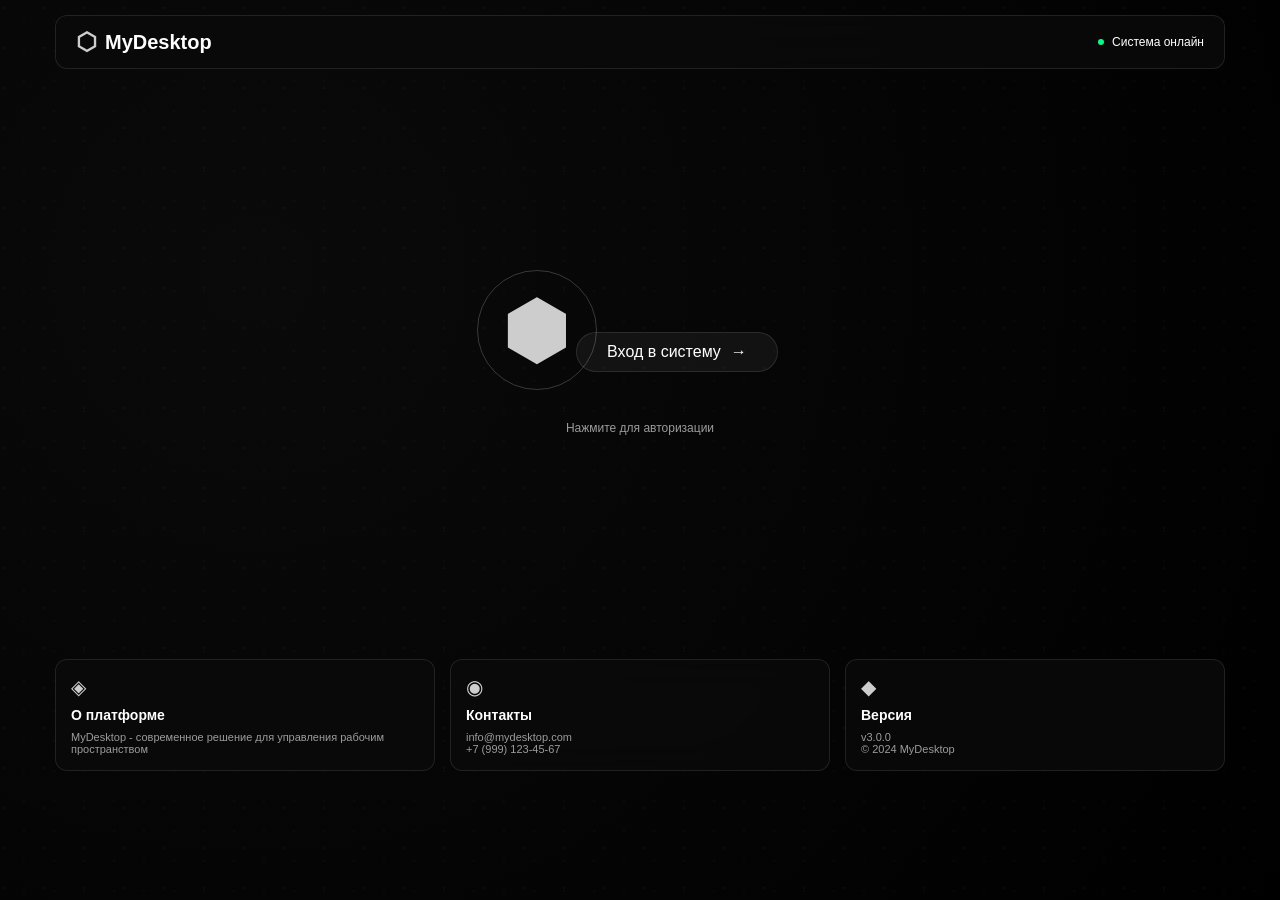
<file: public/index.html>
<!DOCTYPE html>
<html lang="ru">
<head>
    <meta charset="UTF-8">
    <meta name="viewport" content="width=device-width, initial-scale=1.0">
    <title>MyDesktop - Вход</title>
    <link rel="stylesheet" href="style.css">
</head>
<body>
    <div class="particles"></div>
    
    <div class="main-screen">
        <header class="desktop-header">
            <div class="desktop-title">
                <span class="title-icon">⬡</span>
                MyDesktop
            </div>
            <div class="desktop-status">
                <span class="status-dot"></span>
                <span class="status-text">Система онлайн</span>
            </div>
        </header>

        <main class="desktop-main">
            <div class="login-center">
                <div class="login-icon-wrapper">
                    <div class="login-icon">⬢</div>
                    <div class="login-ring"></div>
                </div>
                <button id="loginBtn" class="login-btn">
                    <span class="btn-text">Вход в систему</span>
                    <span class="btn-icon">→</span>
                </button>
                <p class="login-hint">Нажмите для авторизации</p>
            </div>
        </main>

        <footer class="desktop-footer">
            <div class="footer-grid">
                <div class="footer-card">
                    <div class="footer-card-icon">◈</div>
                    <h3>О платформе</h3>
                    <p>MyDesktop - современное решение для управления рабочим пространством</p>
                </div>
                <div class="footer-card">
                    <div class="footer-card-icon">◉</div>
                    <h3>Контакты</h3>
                    <p>info@mydesktop.com</p>
                    <p>+7 (999) 123-45-67</p>
                </div>
                <div class="footer-card">
                    <div class="footer-card-icon">◆</div>
                    <h3>Версия</h3>
                    <p>v3.0.0</p>
                    <p>© 2024 MyDesktop</p>
                </div>
            </div>
        </footer>

        <div id="loginModal" class="modal">
            <div class="modal-content">
                <button class="close-modal">✕</button>
                
                <div id="loginFormContainer">
                    <div class="modal-header">
                        <div class="modal-icon">⬡</div>
                        <h2 class="modal-title">Вход в систему</h2>
                    </div>
                    
                    <form id="loginForm" class="auth-form">
                        <div class="form-group">
                            <label for="loginEmail">Email</label>
                            <div class="input-wrapper">
                                <span class="input-icon">✉</span>
                                <input type="email" id="loginEmail" placeholder="your@email.com" required>
                            </div>
                        </div>
                        
                        <div class="form-group">
                            <label for="loginPassword">Пароль</label>
                            <div class="input-wrapper">
                                <span class="input-icon">🔒</span>
                                <input type="password" id="loginPassword" placeholder="••••••••" required>
                                <span class="toggle-password" data-target="loginPassword">👁</span>
                            </div>
                        </div>
                        
                        <div class="form-group">
                            <label class="checkbox-label">
                                <input type="checkbox" id="remember">
                                <span class="checkmark"></span>
                                Запомнить меня
                            </label>
                        </div>
                        
                        <button type="submit" class="submit-btn">
                            <span>Войти</span>
                            <span class="btn-arrow">→</span>
                        </button>
                        
                        <div class="form-links">
                            <a href="#" class="form-link" id="showRegister">Регистрация</a>
                            <span class="link-divider">|</span>
                            <a href="#" class="form-link" id="showForgot">Забыли пароль?</a>
                        </div>
                    </form>
                </div>

                <div id="registerFormContainer" style="display: none;">
                    <div class="modal-header">
                        <div class="modal-icon">⬡</div>
                        <h2 class="modal-title">Регистрация</h2>
                    </div>
                    
                    <form id="registerForm" class="auth-form">
                        <div class="form-group">
                            <label for="regName">Имя</label>
                            <div class="input-wrapper">
                                <span class="input-icon">👤</span>
                                <input type="text" id="regName" placeholder="Ваше имя" required>
                            </div>
                        </div>

                        <div class="form-group">
                            <label for="regEmail">Email</label>
                            <div class="input-wrapper">
                                <span class="input-icon">✉</span>
                                <input type="email" id="regEmail" placeholder="your@email.com" required>
                            </div>
                        </div>
                        
                        <div class="form-group">
                            <label for="regPassword">Пароль</label>
                            <div class="input-wrapper">
                                <span class="input-icon">🔒</span>
                                <input type="password" id="regPassword" placeholder="Минимум 6 символов" required>
                                <span class="toggle-password" data-target="regPassword">👁</span>
                            </div>
                        </div>

                        <div class="form-group">
                            <label for="regConfirmPassword">Подтверждение</label>
                            <div class="input-wrapper">
                                <span class="input-icon">🔒</span>
                                <input type="password" id="regConfirmPassword" placeholder="Повторите пароль" required>
                                <span class="toggle-password" data-target="regConfirmPassword">👁</span>
                            </div>
                        </div>
                        
                        <button type="submit" class="submit-btn">
                            <span>Зарегистрироваться</span>
                            <span class="btn-arrow">→</span>
                        </button>
                        
                        <div class="form-links">
                            <a href="#" class="form-link" id="showLoginFromReg">Уже есть аккаунт? Войти</a>
                        </div>
                    </form>
                </div>

                <div id="forgotFormContainer" style="display: none;">
                    <div class="modal-header">
                        <div class="modal-icon">⬡</div>
                        <h2 class="modal-title">Восстановление</h2>
                    </div>
                    
                    <form id="forgotForm" class="auth-form">
                        <div class="form-group">
                            <label for="forgotEmail">Email</label>
                            <div class="input-wrapper">
                                <span class="input-icon">✉</span>
                                <input type="email" id="forgotEmail" placeholder="your@email.com" required>
                            </div>
                        </div>
                        
                        <p class="forgot-info">Инструкция по восстановлению будет отправлена на указанный email</p>
                        
                        <button type="submit" class="submit-btn">
                            <span>Отправить</span>
                            <span class="btn-arrow">→</span>
                        </button>
                        
                        <div class="form-links">
                            <a href="#" class="form-link" id="showLoginFromForgot">Вернуться ко входу</a>
                        </div>
                    </form>
                </div>
            </div>
        </div>
    </div>

    <script src="script.js"></script>
</body>
</html>
</file>
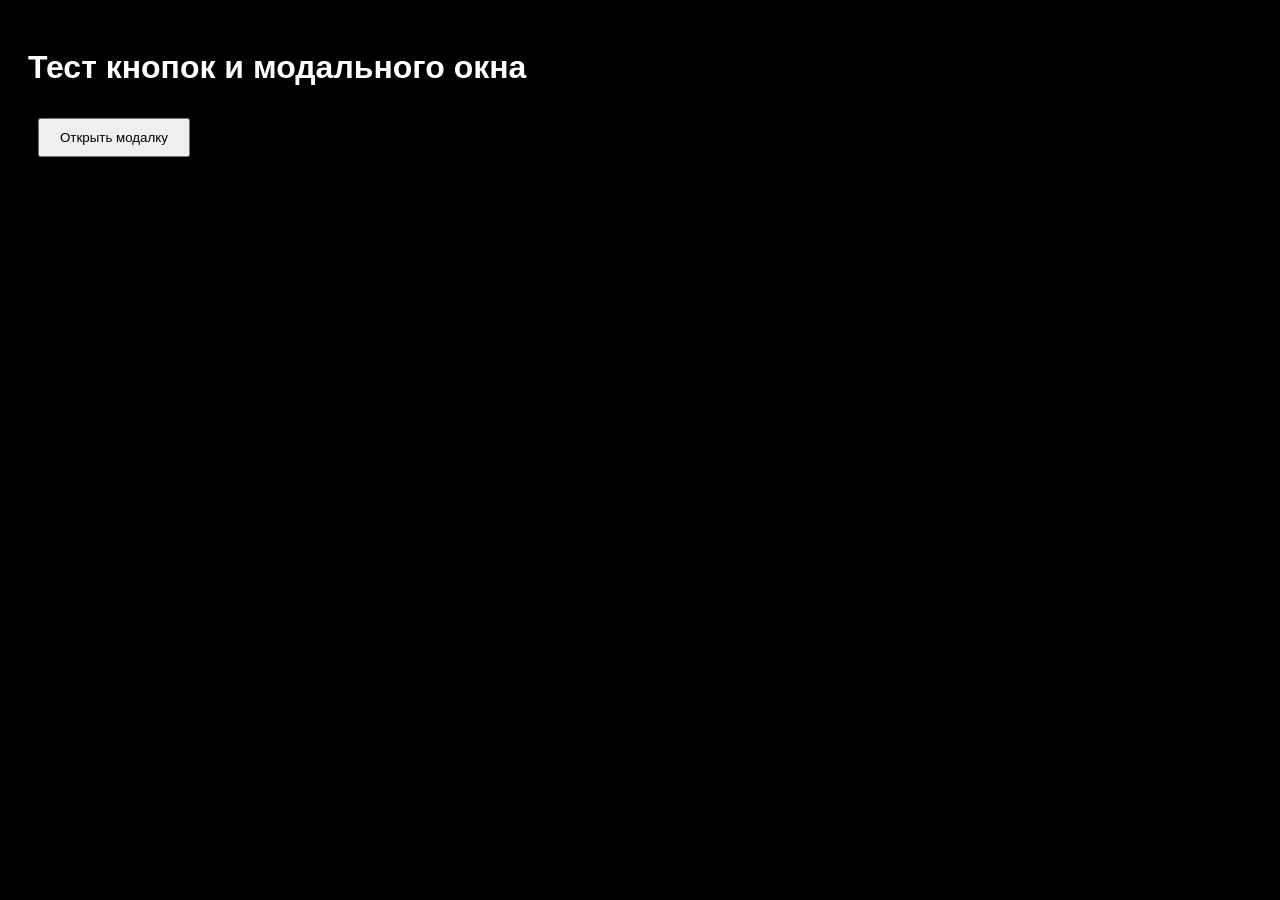
<file: test.html>
<!DOCTYPE html>
<html lang="ru">
<head>
    <meta charset="UTF-8">
    <title>Тест кнопок</title>
    <style>
        body { background: #000; color: #fff; padding: 20px; font-family: Arial; }
        button { padding: 10px 20px; margin: 10px; cursor: pointer; }
        .modal {
            display: none;
            position: fixed;
            top: 0; left: 0;
            width: 100%; height: 100%;
            background: rgba(0,0,0,0.8);
            align-items: center;
            justify-content: center;
        }
        .modal.show { display: flex; }
        .modal-content { background: #222; padding: 20px; border-radius: 10px; }
        .close-modal { float: right; cursor: pointer; }
    </style>
</head>
<body>
    <h1>Тест кнопок и модального окна</h1>
    <button id="testBtn">Открыть модалку</button>

    <div id="testModal" class="modal">
        <div class="modal-content">
            <button class="close-modal">✕</button>
            <h2>Модальное окно работает!</h2>
            <p>Если ты это видишь — значит кнопки и JS работают правильно.</p>
        </div>
    </div>

    <script>
        console.log('Скрипт загружен');
        
        const btn = document.getElementById('testBtn');
        const modal = document.getElementById('testModal');
        const closeBtn = document.querySelector('.close-modal');
        
        if (btn) {
            btn.onclick = function() {
                console.log('Кнопка нажата');
                modal.classList.add('show');
            };
        } else {
            console.log('Кнопка не найдена');
        }
        
        if (closeBtn) {
            closeBtn.onclick = function() {
                modal.classList.remove('show');
            };
        }
        
        modal.onclick = function(e) {
            if (e.target === modal) {
                modal.classList.remove('show');
            }
        };
    </script>
</body>
</html>
</file>
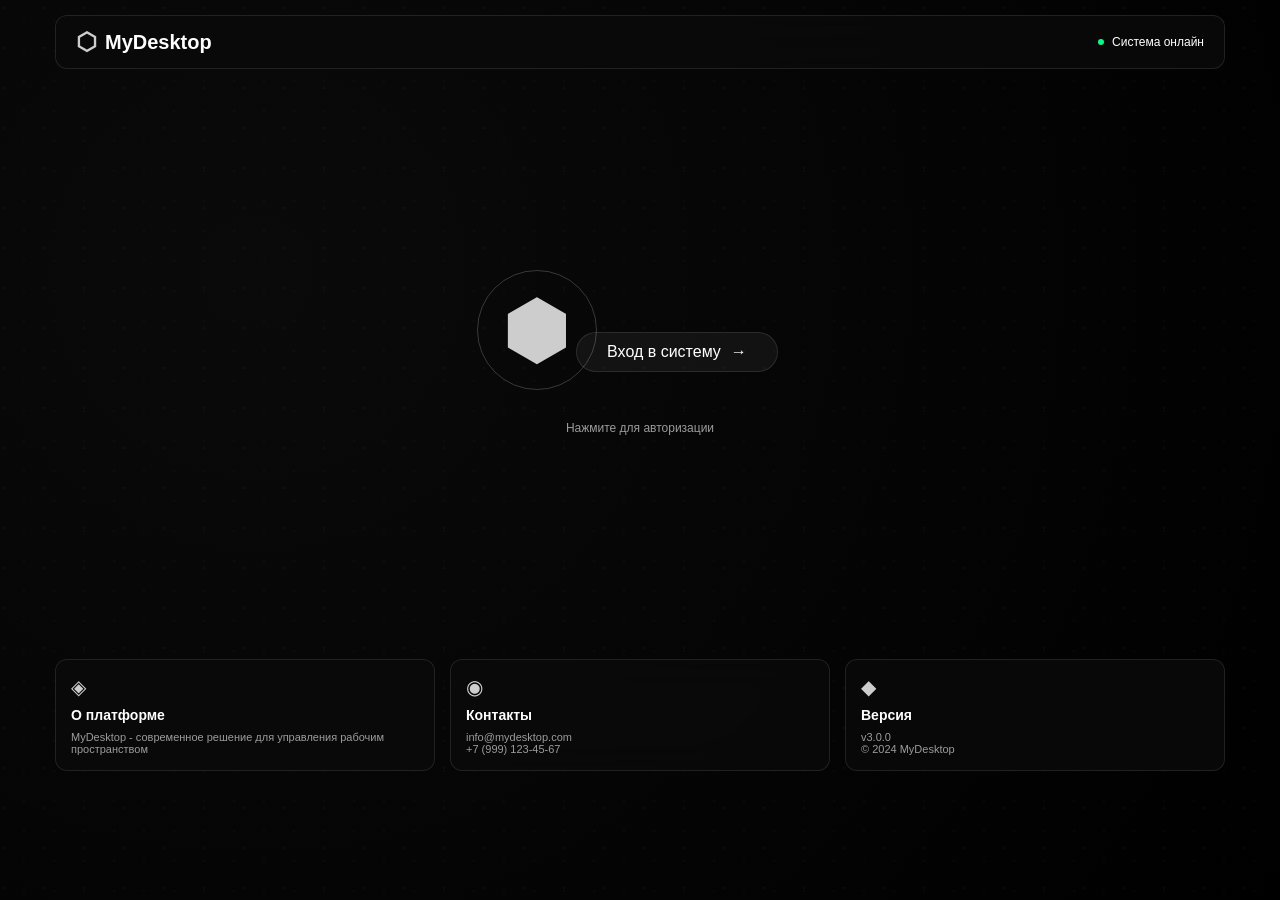
<file: public/home.html>
<!DOCTYPE html>
<html lang="ru">
<head>
    <meta charset="UTF-8">
    <meta name="viewport" content="width=device-width, initial-scale=1.0">
    <title>MyDesktop - Главная</title>
    <link rel="stylesheet" href="style.css">
</head>
<body>
    <div class="particles"></div>
    
    <div class="main-screen">
        <header class="desktop-header">
            <div class="desktop-title">
                <span class="title-icon">⬡</span>
                MyDesktop
            </div>
            <div class="user-panel">
                <div class="user-info" id="openProfileFromHeader" style="cursor:pointer">
                    <div class="user-avatar" id="headerAvatar">👤</div>
                    <div>
                        <span id="userDisplayName">Пользователь</span>
                        <div class="user-id-display">Мой ID: <strong id="userUniqueId">...</strong></div>
                    </div>
                </div>
                <button id="logoutBtn" class="logout-btn">
                    <span>Выйти</span>
                    <span class="btn-icon">↩</span>
                </button>
            </div>
        </header>

        <main class="home-main">
            <div class="welcome-section">
                <div class="stats-grid">
                    <div class="stat-card" id="btnFriends" style="cursor:pointer">
                        <div class="stat-icon">👥</div>
                        <div class="stat-value" id="friendsCount">0</div>
                        <div class="stat-label">Друзей</div>
                    </div>
                    <div class="stat-card" id="btnMessages" style="cursor:pointer">
                        <div class="stat-icon">💬</div>
                        <div class="stat-value" id="unreadCount">0</div>
                        <div class="stat-label">Сообщений</div>
                    </div>
                </div>

                <div class="quick-actions">
                    <div class="action-card" id="btnOpenMessages">
                        <div class="action-icon">💬</div>
                        <h3>Сообщения</h3>
                        <p>Чат с друзьями</p>
                    </div>
                    
                    <div class="action-card" id="btnOpenAddFriend">
                        <div class="action-icon">➕</div>
                        <h3>Добавить друга</h3>
                        <p>Поиск по ID</p>
                    </div>
                    
                    <div class="action-card" id="btnOpenFriendsList">
                        <div class="action-icon">👥</div>
                        <h3>Мои друзья</h3>
                        <p>Список контактов</p>
                    </div>
                    
                    <div class="action-card" id="btnOpenProfile">
                        <div class="action-icon">👤</div>
                        <h3>Мой профиль</h3>
                        <p>Настройки аккаунта</p>
                    </div>
                </div>
            </div>
        </main>
    </div>

    <!-- Модальное окно: Добавить друга -->
    <div id="addFriendModal" class="modal">
        <div class="modal-content">
            <button class="close-modal" id="closeAddFriend">✕</button>
            <div class="modal-header">
                <div class="modal-icon">➕</div>
                <h2 class="modal-title">Добавить друга</h2>
            </div>
            <div class="form-group">
                <label>ID друга</label>
                <div class="input-wrapper">
                    <span class="input-icon">🔍</span>
                    <input type="text" id="friendIdInput" placeholder="Введите ID пользователя">
                </div>
            </div>
            <button id="searchFriendBtn" class="submit-btn">
                <span>Найти</span>
            </button>
            <div id="searchResult" style="margin-top: 1rem;"></div>
            <p style="text-align:center; color: rgba(255,255,255,0.5); margin-top: 1rem;">
                Ваш ID: <strong id="myIdInAddFriend">...</strong>
            </p>
        </div>
    </div>

    <!-- Модальное окно: Мессенджер -->
    <div id="messagesModal" class="modal">
        <div class="messages-container">
            <div class="messages-sidebar">
                <div class="messages-header">
                    <h2>Сообщения</h2>
                    <button class="close-messages" id="closeMessages">✕</button>
                </div>
                <div class="search-box">
                    <input type="text" id="userSearch" placeholder="Поиск...">
                </div>
                <div class="users-list" id="friendsList"></div>
            </div>
            <div class="messages-chat">
                <div class="chat-header">
                    <div class="chat-user-info">
                        <div class="chat-avatar">💬</div>
                        <div>
                            <h3 id="chatUserName">Выберите чат</h3>
                            <span class="chat-status" id="chatStatus"></span>
                        </div>
                    </div>
                    <div class="chat-actions">
                        <button id="deleteChatBtn" class="delete-chat-btn" style="display:none" title="Удалить чат">🗑️</button>
                    </div>
                </div>
                <div class="chat-messages" id="chatMessages">
                    <div class="no-chat-selected">
                        <div class="no-chat-icon">💬</div>
                        <p>Выберите друга для начала общения</p>
                    </div>
                </div>
                <div class="chat-input-area">
                    <div class="input-actions">
                        <button id="attachImageBtn" class="attach-btn" title="Прикрепить фото">📎</button>
                        <input type="file" id="imageInput" accept="image/*" style="display:none">
                    </div>
                    <input type="text" id="messageInput" placeholder="Сообщение..." disabled>
                    <button id="sendMessageBtn" disabled>Отправить</button>
                </div>
            </div>
        </div>
    </div>

    <!-- Модальное окно: Список друзей -->
    <div id="friendsListModal" class="modal">
        <div class="modal-content">
            <button class="close-modal" id="closeFriendsList">✕</button>
            <div class="modal-header">
                <div class="modal-icon">👥</div>
                <h2 class="modal-title">Мои друзья</h2>
            </div>
            <div id="allFriendsList"></div>
        </div>
    </div>

    <!-- Модальное окно: Профиль -->
    <div id="profileModal" class="modal">
        <div class="modal-content profile-modal-content">
            <button class="close-modal" id="closeProfile">✕</button>
            
            <!-- Шапка профиля с обложкой -->
            <div class="profile-cover">
                <div class="profile-cover-img" id="profileCover" style="background-image: linear-gradient(135deg, #1a1a1a, #0a0a0a);">
                    <button class="change-cover-btn" id="changeCoverBtn" title="Сменить обложку">📷</button>
                </div>
                <input type="file" id="coverInput" accept="image/*" style="display:none">
            </div>
            
            <!-- Аватар -->
            <div class="profile-avatar-wrapper">
                <div class="profile-avatar-large" id="profileAvatarLarge">
                    👤
                </div>
                <button class="change-avatar-btn-large" id="changeAvatarBtnLarge" title="Сменить аватар">📷</button>
                <input type="file" id="avatarInputLarge" accept="image/*" style="display:none">
            </div>
            
            <!-- Информация профиля -->
            <div class="profile-info-container">
                <div class="profile-field">
                    <label>Имя пользователя</label>
                    <input type="text" id="profileName" placeholder="Ваше имя">
                    <div class="name-change-info" id="nameChangeInfo"></div>
                    <div class="last-name-change" id="lastNameChange"></div>
                </div>
                
                <div class="profile-field">
                    <label>О себе</label>
                    <textarea id="profileBio" rows="3" placeholder="Расскажите о себе..."></textarea>
                </div>
                
                <div class="profile-field">
                    <label>Email</label>
                    <input type="email" id="profileEmail" readonly disabled style="opacity:0.6">
                </div>
                
                <div class="profile-field">
                    <label>Мой ID</label>
                    <input type="text" id="profileId" readonly disabled style="opacity:0.6">
                </div>
                
                <button id="saveProfileBtn" class="submit-btn">Сохранить изменения</button>
            </div>
        </div>
    </div>

    <!-- Контекстное меню для сообщений -->
    <div id="messageContextMenu" class="context-menu" style="display:none">
        <div class="context-menu-item" id="menuDeleteMessage">🗑️ Удалить сообщение</div>
        <div class="context-menu-item" id="menuPinMessage">📌 Закрепить</div>
        <div class="context-menu-item" id="menuUnpinMessage" style="display:none">📌 Открепить</div>
        <div class="context-menu-item" id="menuCopyText">📋 Копировать текст</div>
    </div>

    <script src="home.js"></script>
</body>
</html>
</file>
<file: public/style.css>
/* ============================================
   ROOT VARIABLES & RESET
   ============================================ */
* {
    margin: 0;
    padding: 0;
    box-sizing: border-box;
}

:root {
    --bg-primary: #000000;
    --bg-secondary: #0a0a0a;
    --bg-card: rgba(10, 10, 10, 0.8);
    --border-color: rgba(255, 255, 255, 0.1);
    --text-primary: #ffffff;
    --text-secondary: rgba(255, 255, 255, 0.6);
    --accent: #ffffff;
    --accent-hover: rgba(255, 255, 255, 0.1);
    --success: #00ff88;
    --error: #ff4444;
    --warning: #ffaa00;
}

body {
    font-family: -apple-system, BlinkMacSystemFont, 'Segoe UI', 'Roboto', sans-serif;
    background: var(--bg-primary);
    color: var(--text-primary);
    min-height: 100vh;
    overflow-x: hidden;
    font-size: 14px;
}

/* Particles Background */
.particles {
    position: fixed;
    top: 0;
    left: 0;
    width: 100%;
    height: 100%;
    background: radial-gradient(circle at 20% 30%, rgba(20, 20, 20, 0.5), #000000);
    pointer-events: none;
    z-index: -1;
}

.particles::before {
    content: '';
    position: absolute;
    width: 100%;
    height: 100%;
    background-image: 
        radial-gradient(circle at 10% 20%, rgba(255,255,255,0.03) 1px, transparent 1px),
        radial-gradient(circle at 80% 70%, rgba(255,255,255,0.02) 1px, transparent 1px);
    background-size: 40px 40px, 30px 30px;
}

/* ============================================
   MAIN SCREEN
   ============================================ */
.main-screen {
    max-width: 1200px;
    margin: 0 auto;
    padding: 15px;
    position: relative;
    z-index: 1;
}

/* ============================================
   HEADER
   ============================================ */
.desktop-header {
    display: flex;
    justify-content: space-between;
    align-items: center;
    padding: 12px 20px;
    background: var(--bg-card);
    backdrop-filter: blur(20px);
    border: 1px solid var(--border-color);
    border-radius: 12px;
    margin-bottom: 20px;
}

.desktop-title {
    font-size: 20px;
    font-weight: 600;
    display: flex;
    align-items: center;
    gap: 8px;
}

.title-icon {
    font-size: 24px;
    opacity: 0.8;
}

.desktop-status {
    display: flex;
    align-items: center;
    gap: 8px;
    font-size: 12px;
}

.status-dot {
    width: 6px;
    height: 6px;
    background: var(--success);
    border-radius: 50%;
    animation: pulse 2s infinite;
}

.user-panel {
    display: flex;
    align-items: center;
    gap: 15px;
}

.user-info {
    display: flex;
    align-items: center;
    gap: 10px;
    font-size: 13px;
}

.user-avatar {
    width: 32px;
    height: 32px;
    background: rgba(255, 255, 255, 0.1);
    border-radius: 50%;
    display: flex;
    align-items: center;
    justify-content: center;
    font-size: 16px;
}

.user-id-display {
    font-size: 11px;
    color: var(--text-secondary);
}

.logout-btn {
    display: flex;
    align-items: center;
    gap: 8px;
    padding: 6px 12px;
    background: rgba(255, 255, 255, 0.05);
    border: 1px solid var(--border-color);
    border-radius: 8px;
    color: var(--text-primary);
    cursor: pointer;
    font-size: 12px;
    transition: all 0.2s;
}

.logout-btn:hover {
    background: rgba(255, 255, 255, 0.1);
    border-color: rgba(255, 255, 255, 0.2);
}

/* ============================================
   MAIN CONTENT
   ============================================ */
.desktop-main, .home-main {
    min-height: 60vh;
    display: flex;
    align-items: center;
    justify-content: center;
    margin-bottom: 20px;
}

.login-center {
    text-align: center;
}

.login-icon-wrapper {
    position: relative;
    margin-bottom: 30px;
    display: inline-block;
}

.login-icon {
    font-size: 80px;
    opacity: 0.8;
}

.login-ring {
    position: absolute;
    top: 50%;
    left: 50%;
    transform: translate(-50%, -50%);
    width: 120px;
    height: 120px;
    border: 1px solid rgba(255, 255, 255, 0.2);
    border-radius: 50%;
    animation: spin 10s linear infinite;
}

.login-btn {
    padding: 10px 30px;
    background: rgba(255, 255, 255, 0.05);
    border: 1px solid var(--border-color);
    border-radius: 30px;
    color: var(--text-primary);
    font-size: 16px;
    cursor: pointer;
    display: inline-flex;
    align-items: center;
    gap: 10px;
    transition: all 0.3s;
}

.login-btn:hover {
    background: rgba(255, 255, 255, 0.1);
    transform: scale(1.05);
}

.login-hint {
    margin-top: 15px;
    font-size: 12px;
    color: var(--text-secondary);
}

/* Welcome Section */
.welcome-section {
    width: 100%;
}

.welcome-title {
    font-size: 24px;
    margin-bottom: 8px;
    text-align: center;
}

.welcome-subtitle {
    text-align: center;
    color: var(--text-secondary);
    margin-bottom: 30px;
    font-size: 13px;
}

/* Stats Grid */
.stats-grid {
    display: grid;
    grid-template-columns: repeat(auto-fit, minmax(150px, 1fr));
    gap: 15px;
    margin-bottom: 30px;
}

.stat-card {
    background: var(--bg-card);
    backdrop-filter: blur(20px);
    border: 1px solid var(--border-color);
    border-radius: 12px;
    padding: 15px;
    text-align: center;
    transition: all 0.3s;
}

.stat-card:hover {
    transform: translateY(-2px);
    border-color: rgba(255, 255, 255, 0.2);
}

.stat-icon {
    font-size: 28px;
    margin-bottom: 8px;
    opacity: 0.8;
}

.stat-value {
    font-size: 28px;
    font-weight: 600;
    margin-bottom: 5px;
}

.stat-label {
    font-size: 12px;
    color: var(--text-secondary);
}

/* Quick Actions */
.quick-actions {
    display: grid;
    grid-template-columns: repeat(auto-fit, minmax(200px, 1fr));
    gap: 15px;
}

.action-card {
    background: var(--bg-card);
    backdrop-filter: blur(20px);
    border: 1px solid var(--border-color);
    border-radius: 12px;
    padding: 15px;
    cursor: pointer;
    transition: all 0.3s;
}

.action-card:hover {
    transform: translateY(-2px);
    border-color: rgba(255, 255, 255, 0.2);
    background: rgba(15, 15, 15, 0.9);
}

.action-icon {
    font-size: 32px;
    margin-bottom: 10px;
}

.action-card h3 {
    font-size: 16px;
    margin-bottom: 5px;
}

.action-card p {
    font-size: 11px;
    color: var(--text-secondary);
}

/* ============================================
   FOOTER
   ============================================ */
.desktop-footer {
    margin-top: 30px;
}

.footer-grid {
    display: grid;
    grid-template-columns: repeat(auto-fit, minmax(200px, 1fr));
    gap: 15px;
}

.footer-card {
    background: var(--bg-card);
    backdrop-filter: blur(20px);
    border: 1px solid var(--border-color);
    border-radius: 12px;
    padding: 15px;
}

.footer-card-icon {
    font-size: 20px;
    margin-bottom: 8px;
    opacity: 0.8;
}

.footer-card h3 {
    font-size: 14px;
    margin-bottom: 8px;
}

.footer-card p {
    font-size: 11px;
    color: var(--text-secondary);
}

/* ============================================
   MODAL WINDOWS
   ============================================ */
.modal {
    display: none;
    position: fixed;
    top: 0;
    left: 0;
    width: 100%;
    height: 100%;
    background: rgba(0, 0, 0, 0.9);
    backdrop-filter: blur(10px);
    z-index: 1000;
    align-items: center;
    justify-content: center;
}

.modal.show {
    display: flex;
    animation: fadeIn 0.2s ease;
}

.modal-content {
    background: var(--bg-secondary);
    border: 1px solid var(--border-color);
    border-radius: 16px;
    max-width: 400px;
    width: 90%;
    max-height: 90vh;
    overflow-y: auto;
    position: relative;
}

.close-modal {
    position: absolute;
    top: 12px;
    right: 12px;
    background: rgba(255, 255, 255, 0.05);
    border: 1px solid var(--border-color);
    border-radius: 6px;
    width: 28px;
    height: 28px;
    cursor: pointer;
    color: var(--text-primary);
    font-size: 16px;
    transition: all 0.2s;
    display: flex;
    align-items: center;
    justify-content: center;
}

.close-modal:hover {
    background: rgba(255, 255, 255, 0.1);
}

.modal-header {
    text-align: center;
    padding: 20px 20px 10px;
}

.modal-icon {
    font-size: 40px;
    margin-bottom: 10px;
    opacity: 0.8;
}

.modal-title {
    font-size: 20px;
}

/* ============================================
   FORMS
   ============================================ */
.auth-form {
    padding: 20px;
}

.form-group {
    margin-bottom: 15px;
}

.form-group label {
    display: block;
    margin-bottom: 6px;
    font-size: 12px;
    color: var(--text-secondary);
}

.input-wrapper {
    position: relative;
    display: flex;
    align-items: center;
}

.input-icon {
    position: absolute;
    left: 10px;
    font-size: 14px;
    opacity: 0.6;
}

input, textarea, select {
    width: 100%;
    padding: 8px 10px 8px 32px;
    background: rgba(255, 255, 255, 0.05);
    border: 1px solid var(--border-color);
    border-radius: 8px;
    color: var(--text-primary);
    font-size: 13px;
    transition: all 0.2s;
}

input:focus, textarea:focus, select:focus {
    outline: none;
    border-color: rgba(255, 255, 255, 0.3);
    background: rgba(255, 255, 255, 0.08);
}

.toggle-password {
    position: absolute;
    right: 10px;
    cursor: pointer;
    font-size: 14px;
    opacity: 0.6;
}

.checkbox-label {
    display: flex;
    align-items: center;
    gap: 8px;
    cursor: pointer;
    font-size: 12px;
}

.checkbox-label input {
    width: auto;
    padding: 0;
}

.submit-btn {
    width: 100%;
    padding: 10px;
    background: rgba(255, 255, 255, 0.1);
    border: 1px solid var(--border-color);
    border-radius: 8px;
    color: var(--text-primary);
    font-size: 14px;
    cursor: pointer;
    display: flex;
    align-items: center;
    justify-content: center;
    gap: 8px;
    transition: all 0.2s;
    margin-top: 10px;
}

.submit-btn:hover {
    background: rgba(255, 255, 255, 0.15);
}

.form-links {
    text-align: center;
    margin-top: 15px;
    font-size: 12px;
}

.form-link {
    color: var(--text-secondary);
    text-decoration: none;
    transition: color 0.2s;
}

.form-link:hover {
    color: var(--text-primary);
}

.link-divider {
    margin: 0 8px;
    color: var(--text-secondary);
}

.forgot-info {
    font-size: 11px;
    color: var(--text-secondary);
    text-align: center;
    margin-bottom: 15px;
}

/* ============================================
   MESSENGER
   ============================================ */
.messages-container {
    display: flex;
    width: 90vw;
    max-width: 1000px;
    height: 80vh;
    background: var(--bg-secondary);
    border: 1px solid var(--border-color);
    border-radius: 16px;
    overflow: hidden;
}

.messages-sidebar {
    width: 280px;
    border-right: 1px solid var(--border-color);
    display: flex;
    flex-direction: column;
}

.messages-header {
    display: flex;
    justify-content: space-between;
    align-items: center;
    padding: 12px 15px;
    border-bottom: 1px solid var(--border-color);
}

.messages-header h2 {
    font-size: 16px;
}

.close-messages {
    background: rgba(255, 255, 255, 0.05);
    border: 1px solid var(--border-color);
    border-radius: 6px;
    width: 28px;
    height: 28px;
    cursor: pointer;
    color: var(--text-primary);
    font-size: 16px;
}

.search-box {
    padding: 10px;
    border-bottom: 1px solid var(--border-color);
}

.search-box input {
    padding: 8px;
    font-size: 12px;
}

.users-list {
    flex: 1;
    overflow-y: auto;
}

.user-item {
    display: flex;
    align-items: center;
    gap: 10px;
    padding: 10px 12px;
    cursor: pointer;
    transition: background 0.2s;
    border-bottom: 1px solid var(--border-color);
    position: relative;
}

.user-item:hover {
    background: rgba(255, 255, 255, 0.05);
}

.user-item.active {
    background: rgba(255, 255, 255, 0.08);
}

.user-item-avatar {
    width: 32px;
    height: 32px;
    background: rgba(255, 255, 255, 0.1);
    border-radius: 50%;
    display: flex;
    align-items: center;
    justify-content: center;
    font-size: 14px;
}

.user-item-info {
    flex: 1;
    min-width: 0;
}

.user-item-name {
    font-size: 13px;
    font-weight: 500;
}

.user-item-email {
    font-size: 11px;
    color: var(--text-secondary);
    white-space: nowrap;
    overflow: hidden;
    text-overflow: ellipsis;
}

.user-item-badge {
    background: rgba(255, 255, 255, 0.2);
    border-radius: 10px;
    padding: 2px 6px;
    font-size: 10px;
    min-width: 20px;
    text-align: center;
}

.remove-friend-btn {
    background: rgba(255, 255, 255, 0.05);
    border: 1px solid var(--border-color);
    border-radius: 6px;
    width: 24px;
    height: 24px;
    cursor: pointer;
    color: var(--text-primary);
    font-size: 12px;
    display: flex;
    align-items: center;
    justify-content: center;
}

.remove-friend-btn:hover {
    background: rgba(255, 68, 68, 0.2);
    border-color: var(--error);
}

.messages-chat {
    flex: 1;
    display: flex;
    flex-direction: column;
}

.chat-header {
    display: flex;
    justify-content: space-between;
    align-items: center;
    padding: 12px 15px;
    border-bottom: 1px solid var(--border-color);
}

.chat-user-info {
    display: flex;
    align-items: center;
    gap: 10px;
}

.chat-avatar {
    width: 36px;
    height: 36px;
    background: rgba(255, 255, 255, 0.1);
    border-radius: 50%;
    display: flex;
    align-items: center;
    justify-content: center;
    font-size: 16px;
}

.chat-user-info h3 {
    font-size: 15px;
}

.chat-status {
    font-size: 11px;
    color: var(--success);
}

.chat-actions {
    display: flex;
    gap: 8px;
}

.delete-chat-btn {
    background: rgba(255, 255, 255, 0.05);
    border: 1px solid var(--border-color);
    border-radius: 6px;
    width: 28px;
    height: 28px;
    cursor: pointer;
    font-size: 14px;
}

.chat-messages {
    flex: 1;
    overflow-y: auto;
    padding: 15px;
    display: flex;
    flex-direction: column;
    gap: 10px;
}

.no-chat-selected {
    text-align: center;
    padding: 40px 20px;
    color: var(--text-secondary);
}

.no-chat-icon {
    font-size: 48px;
    margin-bottom: 15px;
    opacity: 0.5;
}

.message {
    display: flex;
    gap: 8px;
    max-width: 70%;
    animation: slideIn 0.2s ease;
}

.message.sent {
    align-self: flex-end;
    flex-direction: row-reverse;
}

.message.received {
    align-self: flex-start;
}

.message-avatar {
    width: 28px;
    height: 28px;
    background: rgba(255, 255, 255, 0.1);
    border-radius: 50%;
    display: flex;
    align-items: center;
    justify-content: center;
    font-size: 12px;
}

.message-content {
    background: rgba(255, 255, 255, 0.08);
    padding: 8px 12px;
    border-radius: 12px;
    font-size: 13px;
}

.message.sent .message-content {
    background: rgba(255, 255, 255, 0.15);
}

.message-time {
    font-size: 10px;
    color: var(--text-secondary);
    margin-top: 4px;
}

.message.pinned {
    border-left: 2px solid #ffd700;
}

.pinned-message {
    background: rgba(255, 215, 0, 0.1);
    border-left: 2px solid #ffd700;
    padding: 8px 12px;
    margin-bottom: 15px;
    border-radius: 8px;
    font-size: 12px;
    display: flex;
    align-items: center;
    gap: 8px;
}

.message-image {
    max-width: 180px;
    max-height: 180px;
    border-radius: 8px;
    cursor: pointer;
}

.chat-input-area {
    display: flex;
    gap: 8px;
    padding: 12px;
    border-top: 1px solid var(--border-color);
}

.input-actions {
    display: flex;
    align-items: center;
}

.attach-btn {
    background: rgba(255, 255, 255, 0.05);
    border: 1px solid var(--border-color);
    border-radius: 8px;
    padding: 8px 12px;
    cursor: pointer;
    font-size: 14px;
}

.chat-input-area input {
    flex: 1;
    padding: 8px 12px;
}

.chat-input-area button {
    padding: 8px 16px;
    background: rgba(255, 255, 255, 0.1);
    border: 1px solid var(--border-color);
    border-radius: 8px;
    color: var(--text-primary);
    cursor: pointer;
    font-size: 12px;
}

/* ============================================
   CONTEXT MENU
   ============================================ */
.context-menu {
    position: fixed;
    background: rgba(10, 10, 10, 0.98);
    backdrop-filter: blur(20px);
    border: 1px solid var(--border-color);
    border-radius: 8px;
    min-width: 160px;
    z-index: 10000;
    box-shadow: 0 4px 12px rgba(0, 0, 0, 0.5);
    overflow: hidden;
}

.context-menu-item {
    padding: 8px 12px;
    color: var(--text-primary);
    cursor: pointer;
    transition: all 0.2s;
    font-size: 12px;
}

.context-menu-item:hover {
    background: rgba(255, 255, 255, 0.1);
}

/* ============================================
   FRIEND SEARCH
   ============================================ */
.found-user {
    display: flex;
    justify-content: space-between;
    align-items: center;
    padding: 10px;
    background: rgba(255, 255, 255, 0.05);
    border-radius: 8px;
    margin-top: 10px;
}

.add-friend-btn {
    padding: 6px 12px;
    background: rgba(255, 255, 255, 0.1);
    border: 1px solid var(--border-color);
    border-radius: 6px;
    color: var(--text-primary);
    cursor: pointer;
    font-size: 12px;
}

/* ============================================
   PROFILE MODAL
   ============================================ */
.profile-info {
    text-align: center;
    padding: 20px;
}

.profile-avatar {
    position: relative;
    display: inline-block;
    margin-bottom: 15px;
}

.profile-avatar-img {
    width: 80px;
    height: 80px;
    background: rgba(255, 255, 255, 0.1);
    border-radius: 50%;
    display: flex;
    align-items: center;
    justify-content: center;
    font-size: 40px;
    cursor: pointer;
    transition: all 0.2s;
}

.profile-avatar-img:hover {
    opacity: 0.8;
}

.change-avatar-btn {
    position: absolute;
    bottom: 0;
    right: 0;
    background: rgba(255, 255, 255, 0.2);
    border: 1px solid var(--border-color);
    border-radius: 50%;
    width: 28px;
    height: 28px;
    cursor: pointer;
    font-size: 12px;
    display: flex;
    align-items: center;
    justify-content: center;
}

.profile-field {
    margin-bottom: 15px;
    text-align: left;
}

.profile-field label {
    display: block;
    font-size: 11px;
    color: var(--text-secondary);
    margin-bottom: 4px;
}

.profile-field input {
    padding: 8px;
    font-size: 13px;
}

.name-change-info {
    font-size: 10px;
    color: var(--warning);
    margin-top: 4px;
}

.last-name-change {
    font-size: 10px;
    color: var(--text-secondary);
    margin-top: 4px;
}

/* ============================================
   ANIMATIONS
   ============================================ */
@keyframes pulse {
    0%, 100% { opacity: 1; }
    50% { opacity: 0.5; }
}

@keyframes spin {
    from { transform: translate(-50%, -50%) rotate(0deg); }
    to { transform: translate(-50%, -50%) rotate(360deg); }
}

@keyframes fadeIn {
    from { opacity: 0; }
    to { opacity: 1; }
}

@keyframes slideIn {
    from {
        opacity: 0;
        transform: translateY(10px);
    }
    to {
        opacity: 1;
        transform: translateY(0);
    }
}

@keyframes fadeInUp {
    from {
        opacity: 0;
        transform: translateY(20px);
    }
    to {
        opacity: 1;
        transform: translateY(0);
    }
}

/* ============================================
   SCROLLBAR
   ============================================ */
::-webkit-scrollbar {
    width: 6px;
    height: 6px;
}

::-webkit-scrollbar-track {
    background: rgba(255, 255, 255, 0.05);
}

::-webkit-scrollbar-thumb {
    background: rgba(255, 255, 255, 0.2);
    border-radius: 3px;
}

::-webkit-scrollbar-thumb:hover {
    background: rgba(255, 255, 255, 0.3);
}

/* ============================================
   RESPONSIVE
   ============================================ */
@media (max-width: 768px) {
    .main-screen {
        padding: 10px;
    }
    
    .messages-container {
        flex-direction: column;
        width: 95vw;
        height: 85vh;
    }
    
    .messages-sidebar {
        width: 100%;
        max-height: 40%;
    }
    
    .message {
        max-width: 85%;
    }
    
    .stats-grid {
        grid-template-columns: repeat(2, 1fr);
    }
    
    .quick-actions {
        grid-template-columns: repeat(2, 1fr);
    }
}

@media (max-width: 480px) {
    .stats-grid {
        grid-template-columns: 1fr;
    }
    
    .quick-actions {
        grid-template-columns: 1fr;
    }
    
    .desktop-header {
        flex-direction: column;
        gap: 10px;
    }
    
    .user-panel {
        width: 100%;
        justify-content: space-between;
    }
}
/* Профиль с обложкой */
.profile-modal-content {
    max-width: 500px;
    width: 90%;
    background: var(--bg-secondary);
    border-radius: 20px;
    overflow: hidden;
}

.profile-cover {
    position: relative;
    height: 150px;
    background: linear-gradient(135deg, #1a1a1a, #0a0a0a);
}

.profile-cover-img {
    width: 100%;
    height: 100%;
    background-size: cover;
    background-position: center;
    position: relative;
}

.change-cover-btn {
    position: absolute;
    bottom: 10px;
    right: 10px;
    background: rgba(0, 0, 0, 0.6);
    border: 1px solid rgba(255, 255, 255, 0.2);
    border-radius: 8px;
    padding: 6px 10px;
    cursor: pointer;
    color: white;
    font-size: 12px;
    backdrop-filter: blur(10px);
}

.profile-avatar-wrapper {
    position: relative;
    margin-top: -50px;
    margin-left: 20px;
    margin-bottom: 20px;
}

.profile-avatar-large {
    width: 100px;
    height: 100px;
    background: rgba(255, 255, 255, 0.1);
    border-radius: 50%;
    display: flex;
    align-items: center;
    justify-content: center;
    font-size: 50px;
    border: 3px solid var(--bg-secondary);
    overflow: hidden;
}

.change-avatar-btn-large {
    position: absolute;
    bottom: 5px;
    right: 5px;
    background: rgba(0, 0, 0, 0.6);
    border: 1px solid rgba(255, 255, 255, 0.2);
    border-radius: 50%;
    width: 30px;
    height: 30px;
    cursor: pointer;
    font-size: 14px;
    backdrop-filter: blur(10px);
}

.profile-info-container {
    padding: 0 20px 20px 20px;
}

.profile-field {
    margin-bottom: 15px;
}

.profile-field label {
    display: block;
    font-size: 12px;
    color: var(--text-secondary);
    margin-bottom: 5px;
}

.profile-field input,
.profile-field textarea {
    width: 100%;
    padding: 8px 12px;
    background: rgba(255, 255, 255, 0.05);
    border: 1px solid var(--border-color);
    border-radius: 8px;
    color: var(--text-primary);
    font-size: 13px;
}

.profile-field textarea {
    resize: vertical;
    font-family: inherit;
}

.name-change-info {
    font-size: 10px;
    margin-top: 4px;
}

.last-name-change {
    font-size: 10px;
    color: var(--text-secondary);
    margin-top: 2px;
}
</file>
